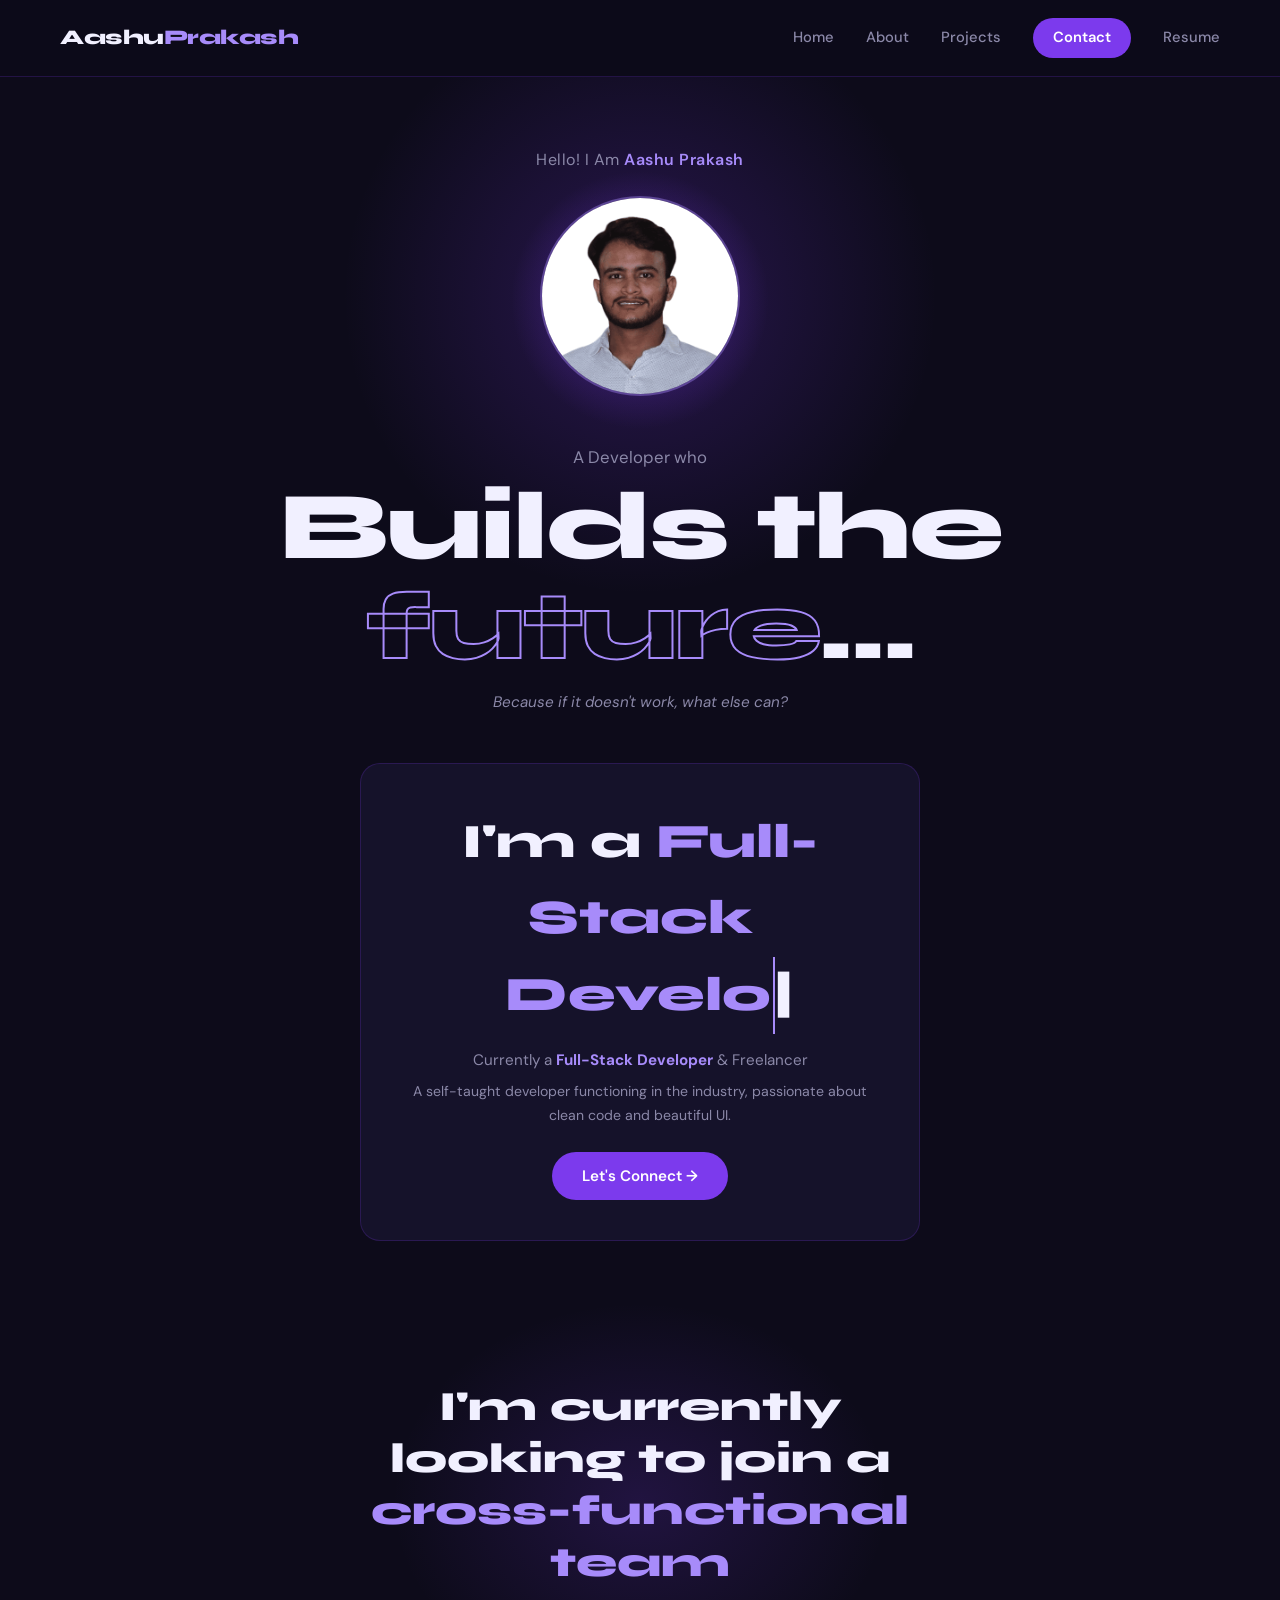
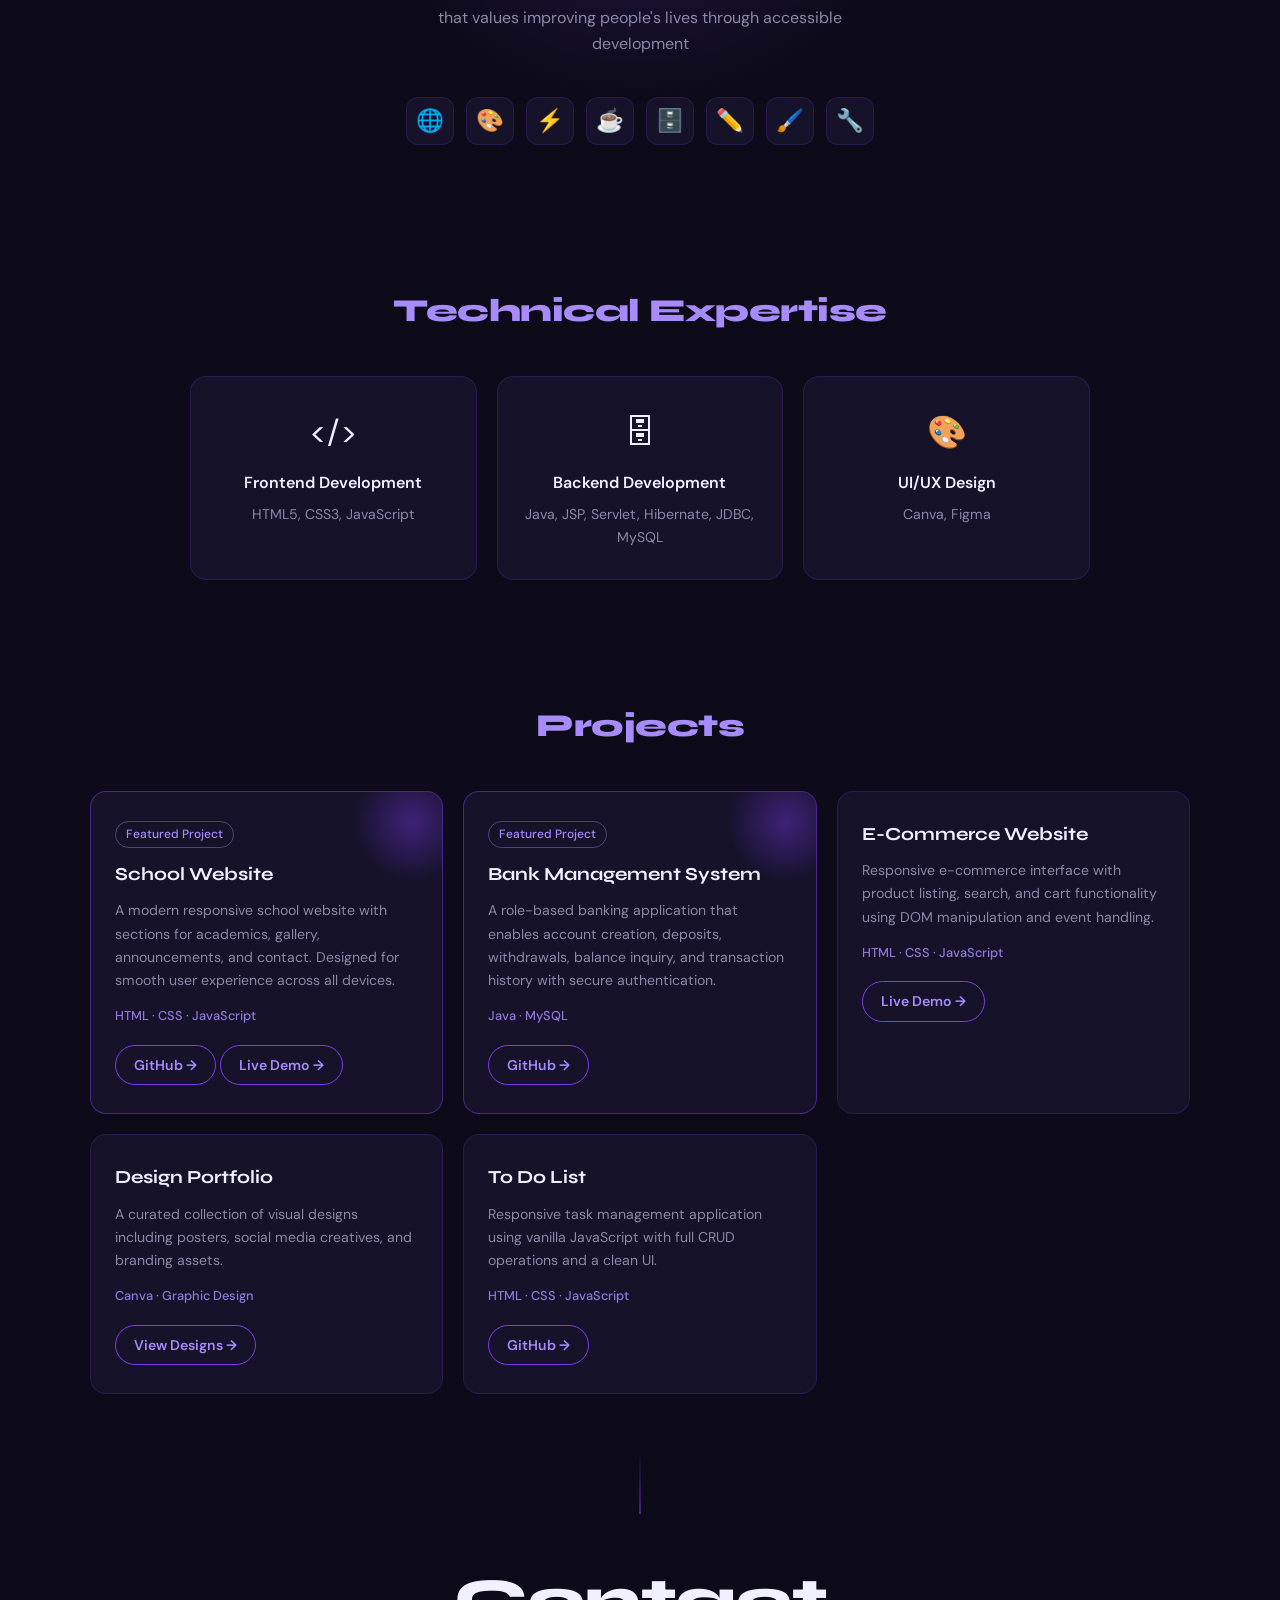
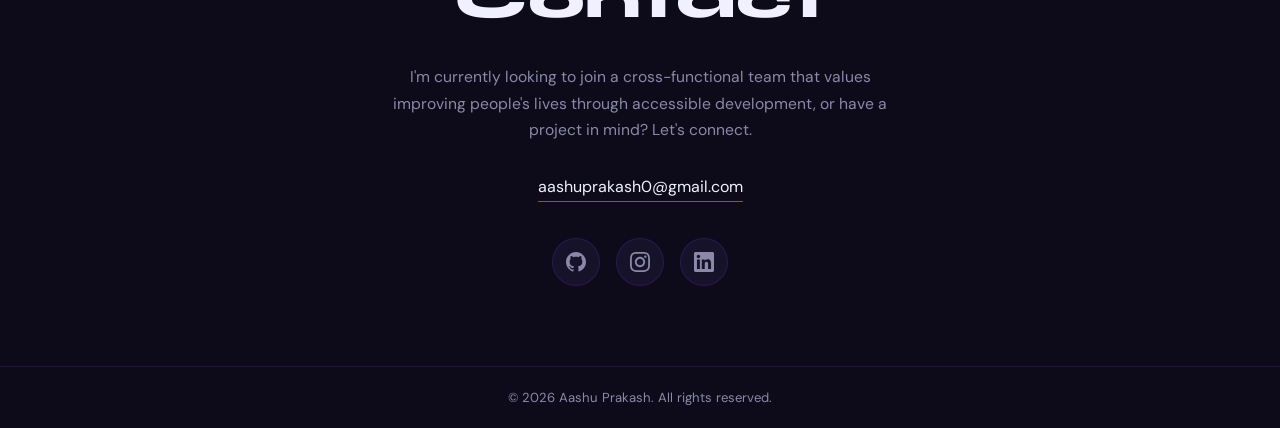
<file: index.html>
<!DOCTYPE html>
<html lang="en">
<head>
  <meta charset="UTF-8" />
  <meta name="viewport" content="width=device-width, initial-scale=1.0"/>
  <title>Aashu Prakash</title>
  <link rel="preconnect" href="https://fonts.googleapis.com">
  <link href="https://fonts.googleapis.com/css2?family=Syne:wght@400;700;800&family=DM+Sans:wght@300;400;500&display=swap" rel="stylesheet">
  <link rel="stylesheet" href="style.css">
</head>
<body>

<!-- ===== NAVBAR ===== -->
<header class="navbar">
  <div class="logo">Aashu<span>Prakash</span></div>
  <button class="menu-toggle" id="menuToggle" aria-label="Toggle menu">&#9776;</button>
  <nav id="mainNav">
    <a href="#home">Home</a>
    <a href="#skills">About</a>
    <a href="#projects">Projects</a>
    <a href="#contact" class="nav-cta">Contact</a>
    <a href="resume.pdf" target="_blank">Resume</a>
  </nav>
</header>

<!-- ===== HERO ===== -->
<section class="hero" id="home">
  <div class="hero-glow"></div>

  <p class="hero-greeting">Hello! I Am <span class="accent">Aashu Prakash</span></p>

  <div class="avatar-wrap">
    <div class="avatar-glow"></div>
    <img src="Aashu.png" alt="Aashu Prakash" class="avatar-img">
  </div>

  <div class="hero-headline">
    <p class="small-line">A Developer who</p>
    <h1>Builds the<br><span class="accent outlined">future</span>...</h1>
    <p class="sub-quote">Because if it doesn't work, what else can?</p>
  </div>

  <div class="typewriter-block">
    <p class="tw-label">I'm a <span id="typewriter" class="accent"></span><span class="cursor">|</span></p>
    <p class="tw-sub">Currently a <strong>Full-Stack Developer</strong> &amp; Freelancer</p>
    <p class="tw-desc">A self-taught developer functioning in the industry, passionate about clean code and beautiful UI.</p>
    <a href="https://www.linkedin.com/in/aashuprakash/" target="_blank" class="connect-btn">Let's Connect →</a>
  </div>
</section>

<!-- ===== LOOKING FOR ===== -->
<section class="looking-section">
  <div class="looking-glow"></div>
  <p class="looking-text">I'm currently looking to join a <span class="accent">cross-functional team</span></p>
  <p class="looking-sub">that values improving people's lives through accessible development</p>
  <div class="tech-icons">
    <span title="HTML5">🌐</span>
    <span title="CSS3">🎨</span>
    <span title="JavaScript">⚡</span>
    <span title="Java">☕</span>
    <span title="MySQL">🗄️</span>
    <span title="Figma">✏️</span>
    <span title="Canva">🖌️</span>
    <span title="Git">🔧</span>
  </div>
</section>

<!-- ===== SKILLS ===== -->
<section class="skills" id="skills">
  <h2>Technical Expertise</h2>
  <div class="skills-grid">
    <div class="skill-card">
      <div class="icon">&lt;/&gt;</div>
      <h3>Frontend Development</h3>
      <p>HTML5, CSS3, JavaScript</p>
    </div>
    <div class="skill-card">
      <div class="icon">🗄</div>
      <h3>Backend Development</h3>
      <p>Java, JSP, Servlet, Hibernate, JDBC, MySQL</p>
    </div>
    <div class="skill-card">
      <div class="icon">🎨</div>
      <h3>UI/UX Design</h3>
      <p>Canva, Figma</p>
    </div>
  </div>
</section>

<!-- ===== PROJECTS ===== -->
<section id="projects" class="projects">
  <h2>Projects</h2>
  <div class="projects-grid">
      <div class="project-card featured">
  <div class="project-badge">Featured Project</div>
  <div class="project-orb"></div>
  <h3>School Website</h3>
  <p class="project-desc">
    A modern responsive school website with sections for academics, gallery, 
    announcements, and contact. Designed for smooth user experience across all devices.
  </p>
  <p class="tech">HTML · CSS · JavaScript</p>
  <div class="project-links">
    <a href="https://github.com/aashuprakash0/school-website" target="_blank">
      GitHub →
    </a>
    <a href="https://aebslaukahi.vercel.app/" target="_blank">
      Live Demo →
    </a>
  </div>
</div>
    <div class="project-card featured">
      <div class="project-badge">Featured Project</div>
      <div class="project-orb"></div>
      <h3>Bank Management System</h3>
      <p class="project-desc">A role-based banking application that enables account creation, deposits, withdrawals, balance inquiry, and transaction history with secure authentication.</p>
      <p class="tech">Java · MySQL</p>
      <div class="project-links">
        <a href="https://github.com/aashuprakash0/BankManagementSystem.git" target="_blank">GitHub →</a>
      </div>
    </div>

    <div class="project-card">
      <h3>E-Commerce Website</h3>
      <p class="project-desc">Responsive e-commerce interface with product listing, search, and cart functionality using DOM manipulation and event handling.</p>
      <p class="tech">HTML · CSS · JavaScript</p>
      <div class="project-links">
        <a href="https://smart-store-alpha.vercel.app/" target="_blank">Live Demo →</a>
      </div>
    </div>

    <div class="project-card">
      <h3>Design Portfolio</h3>
      <p class="project-desc">A curated collection of visual designs including posters, social media creatives, and branding assets.</p>
      <p class="tech">Canva · Graphic Design</p>
      <div class="project-links">
        <a href="canva.html">View Designs →</a>
      </div>
    </div>

    <div class="project-card">
      <h3>To Do List</h3>
      <p class="project-desc">Responsive task management application using vanilla JavaScript with full CRUD operations and a clean UI.</p>
      <p class="tech">HTML · CSS · JavaScript</p>
      <div class="project-links">
        <a href="https://github.com/aashuprakash0/todolist" target="_blank">GitHub →</a>
      </div>
    </div>

  </div>
</section>

<!-- ===== CONTACT ===== -->
<section class="contact-section" id="contact">
  <h2>Contact</h2>
  <p class="contact-sub">I'm currently looking to join a cross-functional team that values improving people's lives through accessible development, or have a project in mind? Let's connect.</p>
  <a href="mailto:aashuprakash0@gmail.com" class="email-link-big">aashuprakash0@gmail.com</a>
  <div class="socials">
    <a href="https://github.com/aashuprakash0" target="_blank" class="social-icon" title="GitHub">
      <svg viewBox="0 0 24 24" fill="currentColor"><path d="M12 0C5.37 0 0 5.37 0 12c0 5.3 3.438 9.8 8.205 11.385.6.113.82-.258.82-.577 0-.285-.01-1.04-.015-2.04-3.338.724-4.042-1.61-4.042-1.61-.546-1.385-1.335-1.755-1.335-1.755-1.087-.744.084-.729.084-.729 1.205.084 1.838 1.236 1.838 1.236 1.07 1.835 2.809 1.305 3.495.998.108-.776.417-1.305.76-1.605-2.665-.3-5.466-1.332-5.466-5.93 0-1.31.465-2.38 1.235-3.22-.135-.303-.54-1.523.105-3.176 0 0 1.005-.322 3.3 1.23.96-.267 1.98-.399 3-.405 1.02.006 2.04.138 3 .405 2.28-1.552 3.285-1.23 3.285-1.23.645 1.653.24 2.873.12 3.176.765.84 1.23 1.91 1.23 3.22 0 4.61-2.805 5.625-5.475 5.92.42.36.81 1.096.81 2.22 0 1.606-.015 2.896-.015 3.286 0 .315.21.69.825.57C20.565 21.795 24 17.295 24 12c0-6.63-5.37-12-12-12"/></svg>
    </a>
    <a href="https://instagram.com/aashuprakash" target="_blank" class="social-icon" title="Instagram">
      <svg viewBox="0 0 24 24" fill="currentColor"><path d="M12 2.163c3.204 0 3.584.012 4.85.07 3.252.148 4.771 1.691 4.919 4.919.058 1.265.069 1.645.069 4.849 0 3.205-.012 3.584-.069 4.849-.149 3.225-1.664 4.771-4.919 4.919-1.266.058-1.644.07-4.85.07-3.204 0-3.584-.012-4.849-.07-3.26-.149-4.771-1.699-4.919-4.92-.058-1.265-.07-1.644-.07-4.849 0-3.204.013-3.583.07-4.849.149-3.227 1.664-4.771 4.919-4.919 1.266-.057 1.645-.069 4.849-.069zm0-2.163c-3.259 0-3.667.014-4.947.072-4.358.2-6.78 2.618-6.98 6.98-.059 1.281-.073 1.689-.073 4.948 0 3.259.014 3.668.072 4.948.2 4.358 2.618 6.78 6.98 6.98 1.281.058 1.689.072 4.948.072 3.259 0 3.668-.014 4.948-.072 4.354-.2 6.782-2.618 6.979-6.98.059-1.28.073-1.689.073-4.948 0-3.259-.014-3.667-.072-4.947-.196-4.354-2.617-6.78-6.979-6.98-1.281-.059-1.69-.073-4.949-.073zm0 5.838c-3.403 0-6.162 2.759-6.162 6.162s2.759 6.163 6.162 6.163 6.162-2.759 6.162-6.163c0-3.403-2.759-6.162-6.162-6.162zm0 10.162c-2.209 0-4-1.79-4-4 0-2.209 1.791-4 4-4s4 1.791 4 4c0 2.21-1.791 4-4 4zm6.406-11.845c-.796 0-1.441.645-1.441 1.44s.645 1.44 1.441 1.44c.795 0 1.439-.645 1.439-1.44s-.644-1.44-1.439-1.44z"/></svg>
    </a>
    <a href="https://linkedin.com/in/aashuprakash" target="_blank" class="social-icon" title="LinkedIn">
      <svg viewBox="0 0 24 24" fill="currentColor"><path d="M20.447 20.452h-3.554v-5.569c0-1.328-.027-3.037-1.852-3.037-1.853 0-2.136 1.445-2.136 2.939v5.667H9.351V9h3.414v1.561h.046c.477-.9 1.637-1.85 3.37-1.85 3.601 0 4.267 2.37 4.267 5.455v6.286zM5.337 7.433c-1.144 0-2.063-.926-2.063-2.065 0-1.138.92-2.063 2.063-2.063 1.14 0 2.064.925 2.064 2.063 0 1.139-.925 2.065-2.064 2.065zm1.782 13.019H3.555V9h3.564v11.452zM22.225 0H1.771C.792 0 0 .774 0 1.729v20.542C0 23.227.792 24 1.771 24h20.451C23.2 24 24 23.227 24 22.271V1.729C24 .774 23.2 0 22.222 0h.003z"/></svg>
    </a>
  </div>
</section>

<footer class="footer">
  <p>© 2026 Aashu Prakash. All rights reserved.</p>
</footer>

<script>
  // Hamburger menu
  const toggle = document.getElementById('menuToggle');
  const nav = document.getElementById('mainNav');
  toggle.addEventListener('click', () => nav.classList.toggle('open'));
  nav.querySelectorAll('a').forEach(l => l.addEventListener('click', () => nav.classList.remove('open')));

  // Typewriter
  const words = ['Full-Stack Developer', 'Freelancer', 'UI/UX Enthusiast', 'Problem Solver'];
  let wi = 0, ci = 0, deleting = false;
  const el = document.getElementById('typewriter');
  function type() {
    const word = words[wi];
    el.textContent = deleting ? word.substring(0, ci--) : word.substring(0, ci++);
    if (!deleting && ci === word.length + 1) { deleting = true; setTimeout(type, 1400); return; }
    if (deleting && ci === 0) { deleting = false; wi = (wi + 1) % words.length; }
    setTimeout(type, deleting ? 55 : 90);
  }
  type();

  // Scroll fade-in
  const observer = new IntersectionObserver((entries) => {
    entries.forEach(e => { if (e.isIntersecting) e.target.classList.add('visible'); });
  }, { threshold: 0.12 });
  document.querySelectorAll('.skill-card, .project-card, .looking-section, .contact-section').forEach(el => {
    el.classList.add('fade-in');
    observer.observe(el);
  });
</script>

</body>
</html>
</file>
<file: style.css>
/* ===== CSS VARIABLES ===== */
:root {
  --bg: #0d0b1a;
  --bg2: #110f22;
  --accent: #7c3aed;
  --accent-light: #a78bfa;
  --white: #f1f0ff;
  --muted: #8b88a8;
  --card-bg: #15122a;
  --border: rgba(124, 58, 237, 0.2);
  --glow: rgba(124, 58, 237, 0.35);
}

/* ===== RESET ===== */
*, *::before, *::after { box-sizing: border-box; margin: 0; padding: 0; }

html { scroll-behavior: smooth; }

body {
  background: var(--bg);
  color: var(--white);
  font-family: 'DM Sans', sans-serif;
  overflow-x: hidden;
  line-height: 1.6;
}

/* ===== SCROLLBAR ===== */
::-webkit-scrollbar { width: 6px; }
::-webkit-scrollbar-track { background: var(--bg); }
::-webkit-scrollbar-thumb { background: var(--accent); border-radius: 3px; }

/* ===== NAVBAR ===== */
.navbar {
  display: flex;
  align-items: center;
  justify-content: space-between;
  padding: 18px 60px;
  position: sticky;
  top: 0;
  z-index: 200;
  background: rgba(13, 11, 26, 0.85);
  backdrop-filter: blur(12px);
  border-bottom: 1px solid var(--border);
}

.logo {
  font-family: 'Syne', sans-serif;
  font-size: 1.3rem;
  font-weight: 800;
  color: var(--white);
  letter-spacing: -0.5px;
}

.logo span { color: var(--accent-light); }

nav {
  display: flex;
  gap: 32px;
  align-items: center;
}

nav a {
  color: var(--muted);
  text-decoration: none;
  font-size: 0.92rem;
  font-weight: 500;
  transition: color 0.2s;
}

nav a:hover { color: var(--accent-light); }

.nav-cta {
  background: var(--accent) !important;
  color: white !important;
  padding: 8px 20px;
  border-radius: 50px;
  font-weight: 600 !important;
  transition: background 0.3s !important;
}

.nav-cta:hover { background: #6d28d9 !important; }

.menu-toggle {
  display: none;
  background: none;
  border: 1px solid var(--accent);
  color: var(--accent-light);
  font-size: 1.3rem;
  padding: 4px 11px;
  border-radius: 6px;
  cursor: pointer;
}

/* ===== HERO ===== */
.hero {
  position: relative;
  display: flex;
  flex-direction: column;
  align-items: center;
  padding: 70px 40px 60px;
  text-align: center;
  overflow: hidden;
}

.hero-glow {
  position: absolute;
  width: 600px;
  height: 600px;
  background: radial-gradient(circle, rgba(124,58,237,0.25) 0%, transparent 70%);
  top: -80px;
  left: 50%;
  transform: translateX(-50%);
  pointer-events: none;
  z-index: 0;
}

.hero-greeting {
  font-size: 1rem;
  color: var(--muted);
  margin-bottom: 24px;
  position: relative;
  z-index: 1;
  letter-spacing: 0.5px;
}

.hero-greeting .accent { color: var(--accent-light); font-weight: 600; }

.avatar-wrap {
  position: relative;
  z-index: 1;
  margin-bottom: 40px;
}

.avatar-glow {
  position: absolute;
  width: 260px;
  height: 260px;
  background: radial-gradient(circle, rgba(124,58,237,0.5) 0%, transparent 70%);
  top: 50%; left: 50%;
  transform: translate(-50%, -50%);
  border-radius: 50%;
  z-index: 0;
}

.avatar-img {
  width: 200px;
  height: 200px;
  object-fit: cover;
  border-radius: 50%;
  border: 2px solid rgba(167,139,250,0.4);
  position: relative;
  z-index: 1;
}

.hero-headline {
  position: relative;
  z-index: 1;
  margin-bottom: 48px;
}

.small-line {
  font-size: 1.05rem;
  color: var(--muted);
  margin-bottom: 6px;
}

.hero-headline h1 {
  font-family: 'Syne', sans-serif;
  font-size: clamp(3rem, 10vw, 6rem);
  font-weight: 800;
  line-height: 1.05;
  color: var(--white);
  letter-spacing: -2px;
}

.outlined {
  color: transparent !important;
  -webkit-text-stroke: 2px var(--accent-light);
}

.sub-quote {
  color: var(--muted);
  font-size: 0.95rem;
  margin-top: 12px;
  font-style: italic;
}

/* ===== TYPEWRITER BLOCK ===== */
.typewriter-block {
  position: relative;
  z-index: 1;
  background: var(--card-bg);
  border: 1px solid var(--border);
  border-radius: 20px;
  padding: 40px;
  max-width: 560px;
  width: 100%;
  text-align: center;
}

.tw-label {
  font-family: 'Syne', sans-serif;
  font-size: clamp(1.8rem, 6vw, 3rem);
  font-weight: 800;
  color: var(--white);
  margin-bottom: 14px;
}

.cursor {
  display: inline-block;
  width: 2px;
  background: var(--accent-light);
  animation: blink 0.8s infinite;
  margin-left: 2px;
  font-size: inherit;
}

@keyframes blink { 0%,100%{opacity:1} 50%{opacity:0} }

.tw-sub {
  color: var(--muted);
  font-size: 0.95rem;
  margin-bottom: 8px;
}

.tw-sub strong { color: var(--accent-light); }

.tw-desc {
  color: var(--muted);
  font-size: 0.88rem;
  margin-bottom: 24px;
  line-height: 1.7;
}

.connect-btn {
  display: inline-block;
  background: var(--accent);
  color: white;
  padding: 12px 30px;
  border-radius: 50px;
  font-weight: 600;
  text-decoration: none;
  font-size: 0.95rem;
  transition: background 0.3s, transform 0.2s;
}

.connect-btn:hover { background: #6d28d9; transform: translateY(-2px); }

/* ===== LOOKING SECTION ===== */
.looking-section {
  position: relative;
  text-align: center;
  padding: 80px 40px;
  overflow: hidden;
}

.looking-glow {
  position: absolute;
  width: 500px;
  height: 400px;
  background: radial-gradient(ellipse, rgba(124,58,237,0.18) 0%, transparent 70%);
  top: 0; left: 50%;
  transform: translateX(-50%);
  pointer-events: none;
}

.looking-text {
  font-family: 'Syne', sans-serif;
  font-size: clamp(1.5rem, 4.5vw, 2.6rem);
  font-weight: 800;
  max-width: 640px;
  margin: 0 auto 16px;
  line-height: 1.25;
  position: relative;
  z-index: 1;
}

.looking-sub {
  color: var(--muted);
  font-size: 1rem;
  max-width: 480px;
  margin: 0 auto 40px;
  position: relative;
  z-index: 1;
}

.tech-icons {
  display: flex;
  justify-content: center;
  flex-wrap: wrap;
  gap: 12px;
  position: relative;
  z-index: 1;
}

.tech-icons span {
  width: 48px;
  height: 48px;
  background: var(--card-bg);
  border: 1px solid var(--border);
  border-radius: 12px;
  display: flex;
  align-items: center;
  justify-content: center;
  font-size: 1.4rem;
  cursor: default;
  transition: border-color 0.3s, transform 0.2s;
}

.tech-icons span:hover { border-color: var(--accent-light); transform: translateY(-3px); }

/* ===== SKILLS ===== */
.skills {
  padding: 60px 60px;
  text-align: center;
}

.skills h2, .projects h2 {
  font-family: 'Syne', sans-serif;
  font-size: 2rem;
  font-weight: 800;
  color: var(--accent-light);
  margin-bottom: 40px;
  letter-spacing: -0.5px;
}

.skills-grid {
  display: grid;
  grid-template-columns: repeat(auto-fit, minmax(220px, 1fr));
  gap: 20px;
  max-width: 900px;
  margin: 0 auto;
}

.skill-card {
  background: var(--card-bg);
  border: 1px solid var(--border);
  border-radius: 16px;
  padding: 30px 20px;
  transition: transform 0.3s, border-color 0.3s;
}

.skill-card:hover { transform: translateY(-5px); border-color: var(--accent-light); }

.skill-card .icon { font-size: 2rem; margin-bottom: 12px; }
.skill-card h3 { font-size: 1rem; margin-bottom: 8px; font-weight: 600; }
.skill-card p { color: var(--muted); font-size: 0.88rem; }

/* ===== PROJECTS ===== */
.projects {
  padding: 60px 60px;
  text-align: center;
}

.projects-grid {
  display: grid;
  grid-template-columns: repeat(auto-fit, minmax(280px, 1fr));
  gap: 20px;
  max-width: 1100px;
  margin: 0 auto;
}

.project-card {
  background: var(--card-bg);
  border: 1px solid var(--border);
  border-radius: 16px;
  padding: 28px 24px;
  text-align: left;
  position: relative;
  overflow: hidden;
  transition: transform 0.3s, border-color 0.3s;
}

.project-card:hover { transform: translateY(-5px); border-color: var(--accent-light); }

.project-card.featured { border-color: rgba(124,58,237,0.5); }

.project-orb {
  position: absolute;
  top: -30px; right: -30px;
  width: 120px; height: 120px;
  background: radial-gradient(circle, rgba(124,58,237,0.4) 0%, transparent 70%);
  border-radius: 50%;
  pointer-events: none;
}

.project-badge {
  display: inline-block;
  font-size: 0.75rem;
  color: var(--accent-light);
  border: 1px solid rgba(167,139,250,0.4);
  padding: 3px 10px;
  border-radius: 50px;
  margin-bottom: 12px;
  font-weight: 500;
}

.project-card h3 { font-family: 'Syne', sans-serif; font-size: 1.15rem; font-weight: 700; margin-bottom: 10px; }

.project-desc { color: var(--muted); font-size: 0.88rem; line-height: 1.65; margin-bottom: 14px; }

.tech {
  color: var(--accent-light);
  font-size: 0.8rem;
  font-weight: 500;
  margin-bottom: 18px;
  opacity: 0.85;
}

.project-links a {
  display: inline-block;
  padding: 8px 18px;
  background: transparent;
  border: 1px solid var(--accent);
  color: var(--accent-light);
  text-decoration: none;
  border-radius: 50px;
  font-weight: 600;
  font-size: 0.88rem;
  transition: background 0.3s, color 0.3s;
}

.project-links a:hover { background: var(--accent); color: white; }

/* ===== CONTACT ===== */
.contact-section {
  padding: 80px 40px;
  text-align: center;
  position: relative;
}

.contact-section::before {
  content: '';
  position: absolute;
  top: 0; left: 50%;
  transform: translateX(-50%);
  width: 1px;
  height: 60px;
  background: linear-gradient(to bottom, transparent, var(--accent));
}

.contact-section h2 {
  font-family: 'Syne', sans-serif;
  font-size: clamp(2rem, 6vw, 3.5rem);
  font-weight: 800;
  margin-bottom: 20px;
  padding-top: 20px;
}

.contact-sub {
  color: var(--muted);
  font-size: 0.98rem;
  max-width: 500px;
  margin: 0 auto 30px;
  line-height: 1.7;
}

.email-link-big {
  display: inline-block;
  color: var(--white);
  font-size: 1rem;
  text-decoration: none;
  border-bottom: 1px solid var(--accent);
  padding-bottom: 2px;
  margin-bottom: 36px;
  transition: color 0.2s;
}

.email-link-big:hover { color: var(--accent-light); }

.socials {
  display: flex;
  justify-content: center;
  gap: 16px;
  flex-wrap: wrap;
}

.social-icon {
  display: flex;
  align-items: center;
  justify-content: center;
  width: 48px;
  height: 48px;
  background: var(--card-bg);
  border: 1px solid var(--border);
  border-radius: 50%;
  color: var(--muted);
  transition: border-color 0.3s, color 0.3s, transform 0.2s;
  text-decoration: none;
}

.social-icon svg { width: 20px; height: 20px; }
.social-icon:hover { border-color: var(--accent-light); color: var(--accent-light); transform: translateY(-3px); }

/* ===== FOOTER ===== */
.footer {
  text-align: center;
  padding: 20px;
  color: var(--muted);
  font-size: 0.82rem;
  border-top: 1px solid var(--border);
}

/* ===== ACCENT COLOR ===== */
.accent { color: var(--accent-light); }

/* ===== FADE IN ANIMATION ===== */
.fade-in { opacity: 0; transform: translateY(24px); transition: opacity 0.6s ease, transform 0.6s ease; }
.fade-in.visible { opacity: 1; transform: translateY(0); }

/* ===== MOBILE ===== */
@media (max-width: 768px) {
  .navbar { padding: 14px 20px; }
  .menu-toggle { display: block; }

  nav {
    display: none;
    flex-direction: column;
    align-items: flex-start;
    width: 100%;
    gap: 14px;
    padding: 16px 0 8px;
    border-top: 1px solid var(--border);
    margin-top: 10px;
  }

  nav.open { display: flex; }

  .hero { padding: 50px 20px 40px; }
  .hero-headline h1 { letter-spacing: -1px; }
  .typewriter-block { padding: 28px 20px; }

  .looking-section { padding: 60px 20px; }

  .skills { padding: 50px 20px; }
  .projects { padding: 50px 20px; }
  .projects-grid { grid-template-columns: 1fr; }

  .contact-section { padding: 60px 20px; }
}

@media (max-width: 480px) {
  .avatar-img { width: 160px; height: 160px; }
  .connect-btn { width: 100%; text-align: center; }
}
</file>
